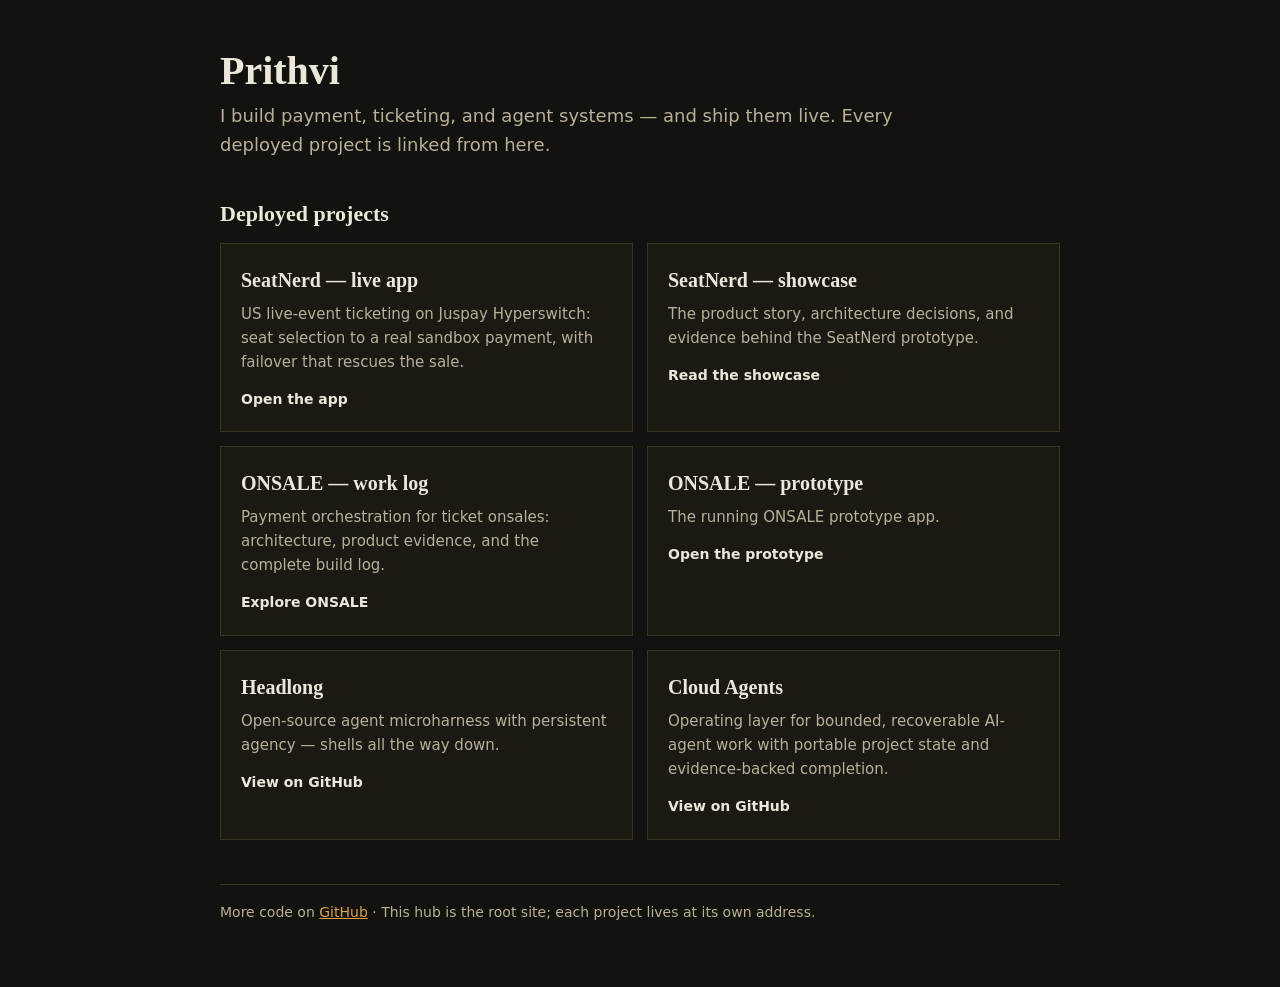
<file: index.html>
<!doctype html><html lang="en"><head><meta charset="utf-8"><meta name="viewport" content="width=device-width,initial-scale=1">
<title>Prithvi — Projects</title><meta name="description" content="Prithvi's deployed projects: SeatNerd, ONSALE, and more.">
<style>
:root{--bg:#14120e;--panel:#1c1913;--line:#3a3426;--ink:#ece7db;--muted:#b8b09a;--accent:#d9a441}
*{box-sizing:border-box}body{margin:0;background:var(--bg);color:var(--ink);font-family:system-ui,sans-serif;line-height:1.6}
main{max-width:880px;margin:0 auto;padding:48px 20px 64px}
h1{font-family:Georgia,serif;font-size:40px;line-height:1.15;margin:0 0 8px}h2{font-family:Georgia,serif;font-size:22px;margin:36px 0 12px}
.lede{color:var(--muted);font-size:18px;max-width:60ch;margin:0}
a{color:var(--accent)}a:focus-visible{outline:2px solid var(--accent);outline-offset:3px}
.grid{display:grid;grid-template-columns:1fr;gap:14px}@media(min-width:640px){.grid{grid-template-columns:1fr 1fr}}
.card{display:block;background:var(--panel);border:1px solid var(--line);padding:20px;color:var(--ink);text-decoration:none}
.card:hover{border-color:var(--accent)}.card h3{font-family:Georgia,serif;margin:0 0 6px;font-size:20px}
.card p{color:var(--muted);margin:0 0 12px;font-size:15px}.card span{font-weight:700;font-size:14px}
footer{margin-top:44px;padding-top:16px;border-top:1px solid var(--line);color:var(--muted);font-size:14px}
@media(prefers-reduced-motion:no-preference){.card{transition:border-color 180ms ease-out}}
</style></head><body><main>
<h1>Prithvi</h1>
<p class="lede">I build payment, ticketing, and agent systems — and ship them live. Every deployed project is linked from here.</p>

<h2>Deployed projects</h2>
<div class="grid">
<a class="card" href="https://seatnerd.vercel.app"><h3>SeatNerd — live app</h3><p>US live-event ticketing on Juspay Hyperswitch: seat selection to a real sandbox payment, with failover that rescues the sale.</p><span>Open the app</span></a>
<a class="card" href="/seatnerd-juspay/"><h3>SeatNerd — showcase</h3><p>The product story, architecture decisions, and evidence behind the SeatNerd prototype.</p><span>Read the showcase</span></a>
<a class="card" href="/onsale/"><h3>ONSALE — work log</h3><p>Payment orchestration for ticket onsales: architecture, product evidence, and the complete build log.</p><span>Explore ONSALE</span></a>
<a class="card" href="https://onsaleapp.vercel.app"><h3>ONSALE — prototype</h3><p>The running ONSALE prototype app.</p><span>Open the prototype</span></a>
<a class="card" href="https://github.com/prithvi-jpg/headlong"><h3>Headlong</h3><p>Open-source agent microharness with persistent agency — shells all the way down.</p><span>View on GitHub</span></a>
<a class="card" href="https://github.com/prithvi-jpg/cloud-agents"><h3>Cloud Agents</h3><p>Operating layer for bounded, recoverable AI-agent work with portable project state and evidence-backed completion.</p><span>View on GitHub</span></a>
</div>

<footer>More code on <a href="https://github.com/prithvi-jpg">GitHub</a> · This hub is the root site; each project lives at its own address.</footer>
</main></body></html>
</file>
